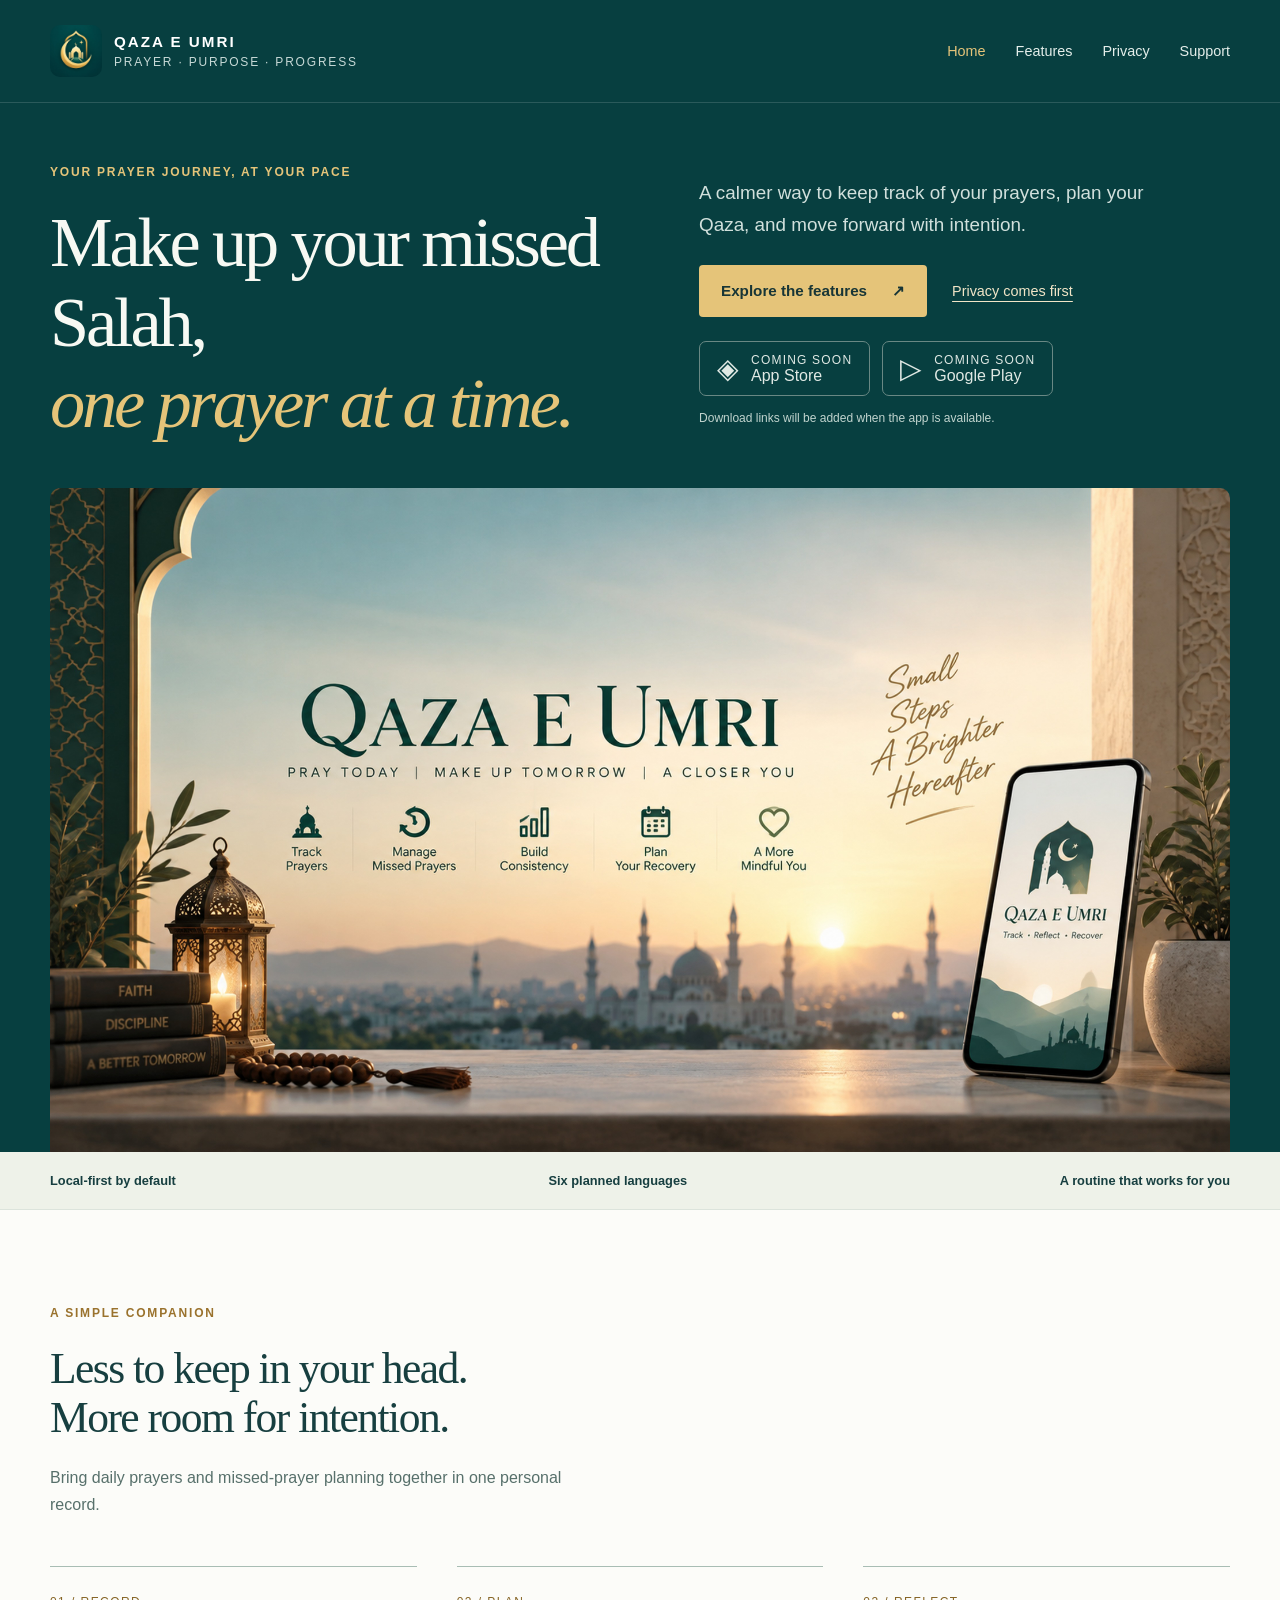
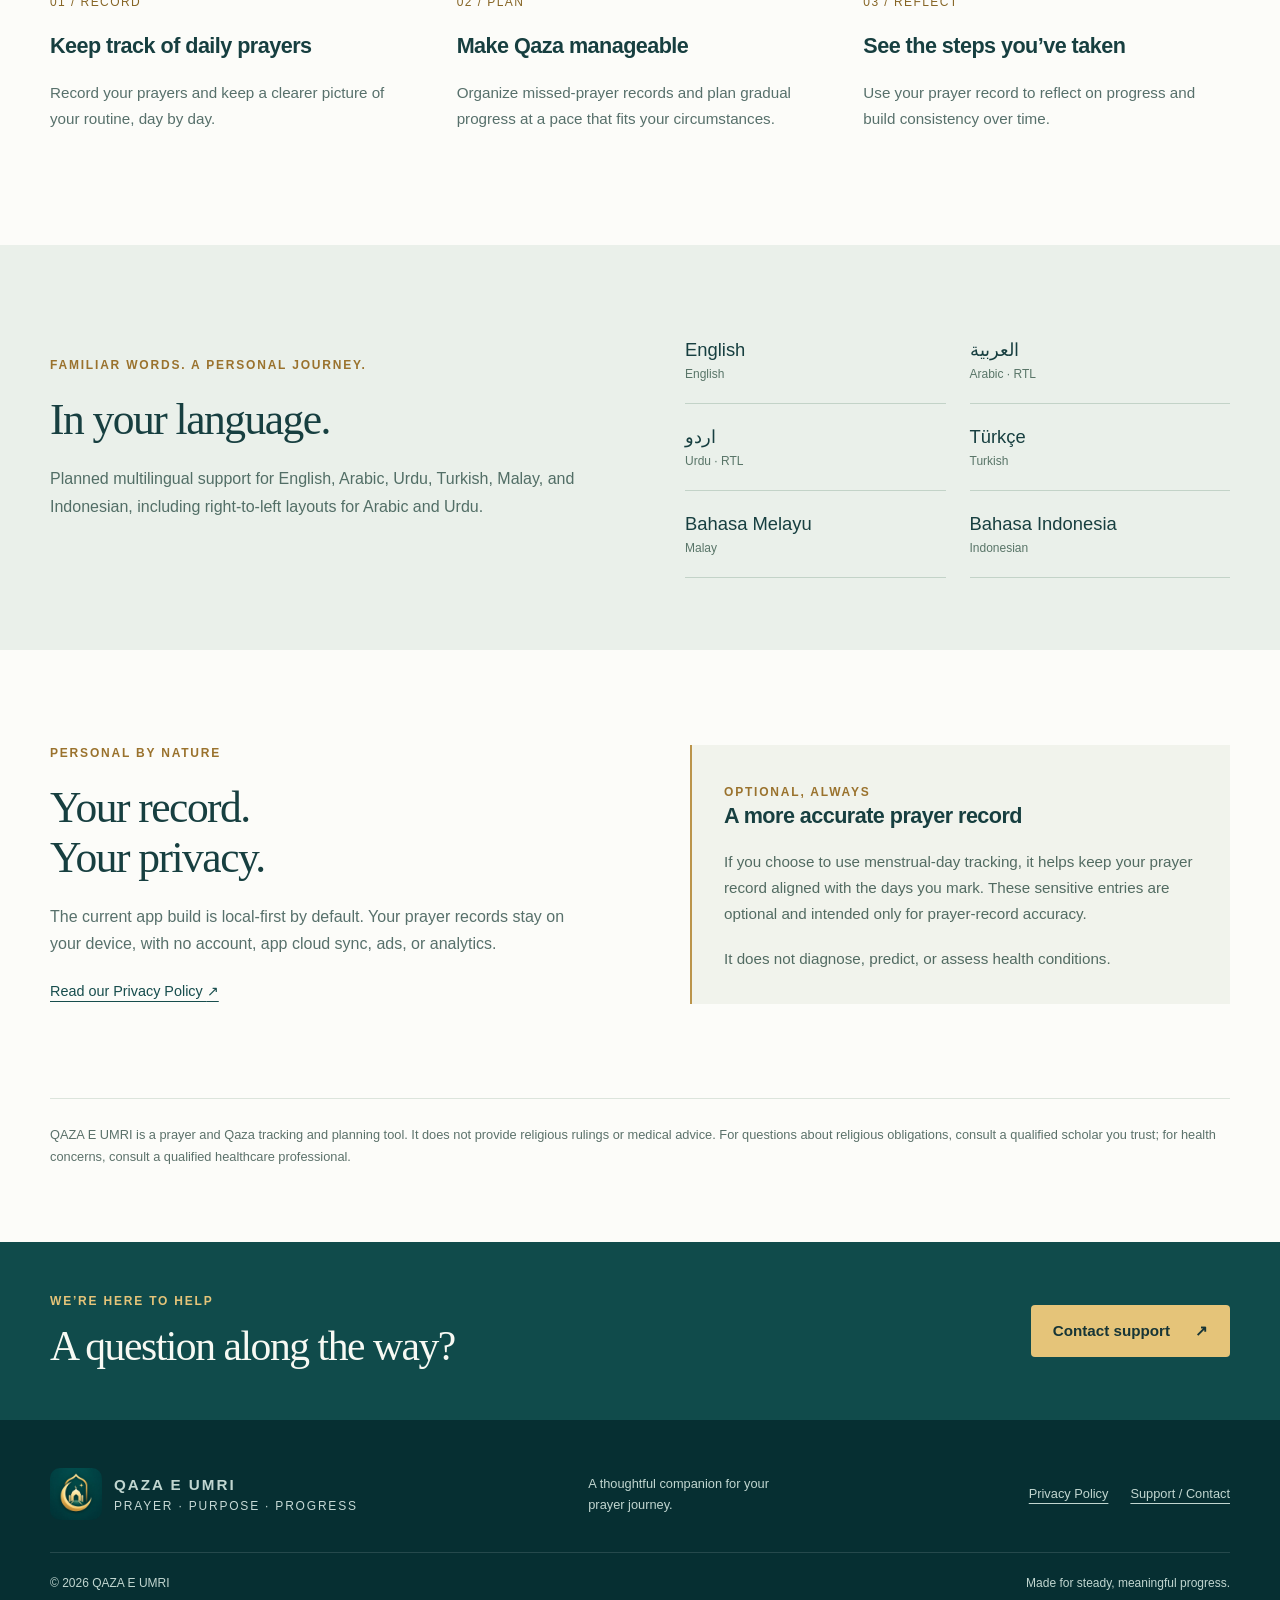
<file: index.html>
<!doctype html>
<html lang="en"><head><meta charset="utf-8"><meta name="viewport" content="width=device-width, initial-scale=1"><title>Make up your missed Salah, one prayer at a time | QAZA E UMRI</title><meta name="description" content="Make up your missed Salah, one prayer at a time with QAZA E UMRI—a privacy-first prayer and Qaza tracking companion."><meta name="theme-color" content="#073f40"><link rel="canonical" href="https://qazaeumri.app/"><meta property="og:type" content="website"><meta property="og:title" content="Make up your missed Salah, one prayer at a time | QAZA E UMRI"><meta property="og:description" content="Make up your missed Salah, one prayer at a time with QAZA E UMRI—a privacy-first prayer and Qaza tracking companion."><meta property="og:url" content="https://qazaeumri.app/"><link rel="icon" href="./assets/logo.jpg" type="image/jpeg"><link rel="stylesheet" href="./styles.css"></head>
<body><a class="skip" href="#main">Skip to content</a><header><div class="nav wrap"><a class="brand" href="./" aria-label="Qaza E Umri home"><img class="brand-logo" src="./assets/logo.jpg" alt="" width="512" height="512"><span>QAZA E UMRI<small>PRAYER · PURPOSE · PROGRESS</small></span></a><nav aria-label="Main navigation"><a href="./" aria-current="page">Home</a><a href="./#features">Features</a><a href="./privacy/" >Privacy</a><a href="./support/" >Support</a></nav></div></header><main id="main">
<section class="hero"><div class="wrap"><div class="hero-grid"><div class="hero-copy"><p class="eyebrow">YOUR PRAYER JOURNEY, AT YOUR PACE</p><h1>Make up your missed Salah,<br><em>one prayer at a time.</em></h1></div><div class="hero-aside"><p class="intro">A calmer way to keep track of your prayers, plan your Qaza, and move forward with intention.</p><div class="hero-actions"><a class="button gold" href="#features">Explore the features <span aria-hidden="true">↗</span></a><a class="text-link" href="privacy/">Privacy comes first</a></div><div class="stores" aria-label="App availability"><button disabled class="store"><span aria-hidden="true">◈</span><span><small>COMING SOON</small>App Store</span></button><button disabled class="store"><span aria-hidden="true">▷</span><span><small>COMING SOON</small>Google Play</span></button></div><p class="availability">Download links will be added when the app is available.</p></div></div><figure class="brand-artwork"><img src="./assets/google-play-header.jpg" width="4096" height="2304" fetchpriority="high" alt="Qaza E Umri — Pray today, make up tomorrow, a closer you. Small steps, a brighter hereafter. Track prayers, manage missed prayers, build consistency, plan your recovery, a more mindful you. Teal and gold promotional artwork with a mosque skyline at sunrise and a phone displaying the app branding."></figure></div></section>
<div class="values-strip"><div class="wrap"><span>Local-first by default</span><span>Six planned languages</span><span>A routine that works for you</span></div></div>
<section id="features" class="section wrap"><div class="section-heading"><p class="eyebrow">A SIMPLE COMPANION</p><h2>Less to keep in your head.<br>More room for intention.</h2><p>Bring daily prayers and missed-prayer planning together in one personal record.</p></div><div class="feature-grid"><article><span class="feature-number">01 / RECORD</span><h3>Keep track of daily prayers</h3><p>Record your prayers and keep a clearer picture of your routine, day by day.</p></article><article><span class="feature-number">02 / PLAN</span><h3>Make Qaza manageable</h3><p>Organize missed-prayer records and plan gradual progress at a pace that fits your circumstances.</p></article><article><span class="feature-number">03 / REFLECT</span><h3>See the steps you’ve taken</h3><p>Use your prayer record to reflect on progress and build consistency over time.</p></article></div></section>
<section class="language-section"><div class="wrap language-grid"><div><p class="eyebrow">FAMILIAR WORDS. A PERSONAL JOURNEY.</p><h2>In your language.</h2><p>Planned multilingual support for English, Arabic, Urdu, Turkish, Malay, and Indonesian, including right-to-left layouts for Arabic and Urdu.</p></div><ul class="languages" aria-label="Planned app languages"><li>English <small>English</small></li><li lang="ar" dir="rtl">العربية <small lang="en" dir="ltr">Arabic · RTL</small></li><li lang="ur" dir="rtl">اردو <small lang="en" dir="ltr">Urdu · RTL</small></li><li lang="tr">Türkçe <small lang="en">Turkish</small></li><li lang="ms">Bahasa Melayu <small lang="en">Malay</small></li><li lang="id">Bahasa Indonesia <small lang="en">Indonesian</small></li></ul></div></section>
<section class="section wrap privacy-grid"><div><p class="eyebrow">PERSONAL BY NATURE</p><h2>Your record.<br>Your privacy.</h2><p>The current app build is local-first by default. Your prayer records stay on your device, with no account, app cloud sync, ads, or analytics.</p><a class="text-link dark" href="privacy/">Read our Privacy Policy <span aria-hidden="true">↗</span></a></div><aside class="sensitive-note"><span class="eyebrow">OPTIONAL, ALWAYS</span><h3>A more accurate prayer record</h3><p>If you choose to use menstrual-day tracking, it helps keep your prayer record aligned with the days you mark. These sensitive entries are optional and intended only for prayer-record accuracy.</p><p>It does not diagnose, predict, or assess health conditions.</p></aside></section>
<section class="purpose wrap"><p>QAZA E UMRI is a prayer and Qaza tracking and planning tool. It does not provide religious rulings or medical advice. For questions about religious obligations, consult a qualified scholar you trust; for health concerns, consult a qualified healthcare professional.</p></section>
<section class="contact-band"><div class="wrap"><div><p class="eyebrow">WE’RE HERE TO HELP</p><h2>A question along the way?</h2></div><a class="button gold" href="support/">Contact support <span aria-hidden="true">↗</span></a></div></section></main><footer><div class="wrap footer-row"><a class="brand" href="./"><img class="brand-logo" src="./assets/logo.jpg" alt="" width="512" height="512"><span>QAZA E UMRI<small>PRAYER · PURPOSE · PROGRESS</small></span></a><p>A thoughtful companion for your prayer journey.</p><div><a href="./privacy/">Privacy Policy</a><a href="./support/">Support / Contact</a></div></div><div class="wrap footer-bottom"><span>© 2026 QAZA E UMRI</span><span>Made for steady, meaningful progress.</span></div></footer></body></html>
</file>
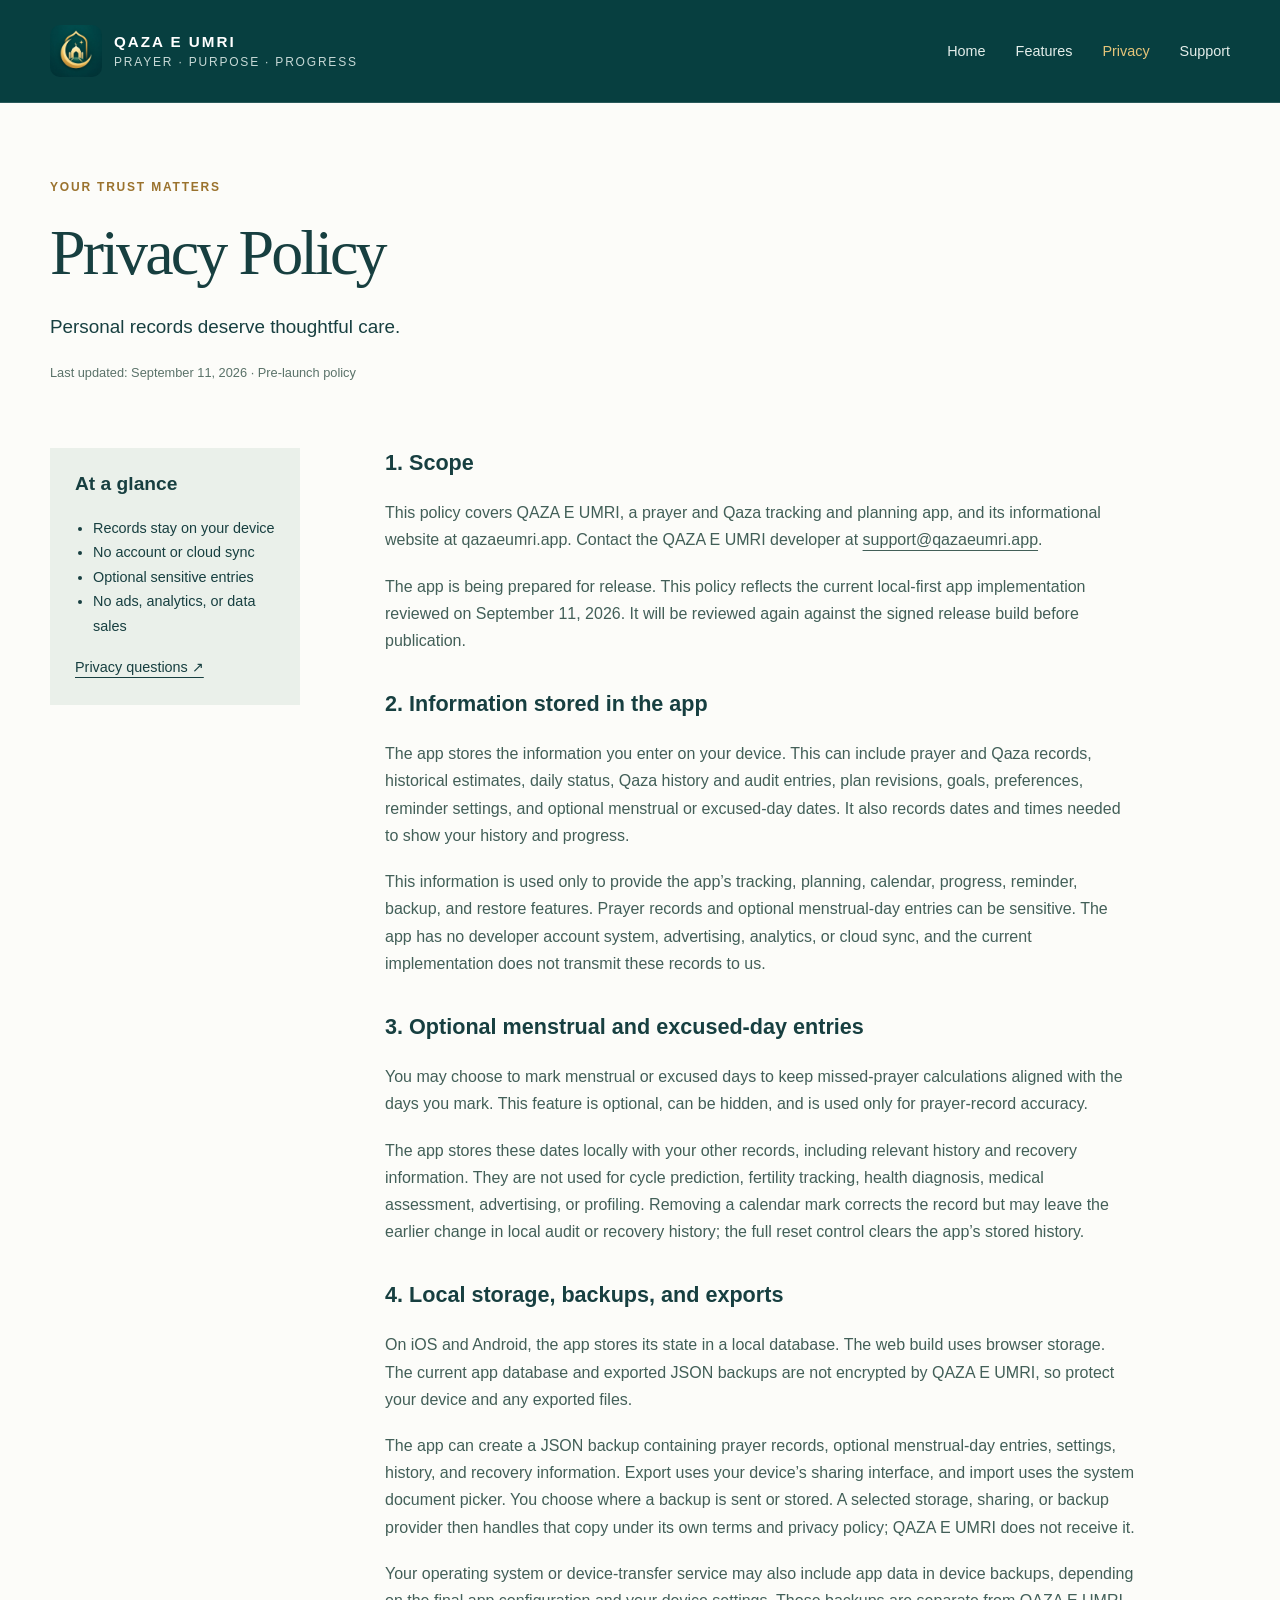
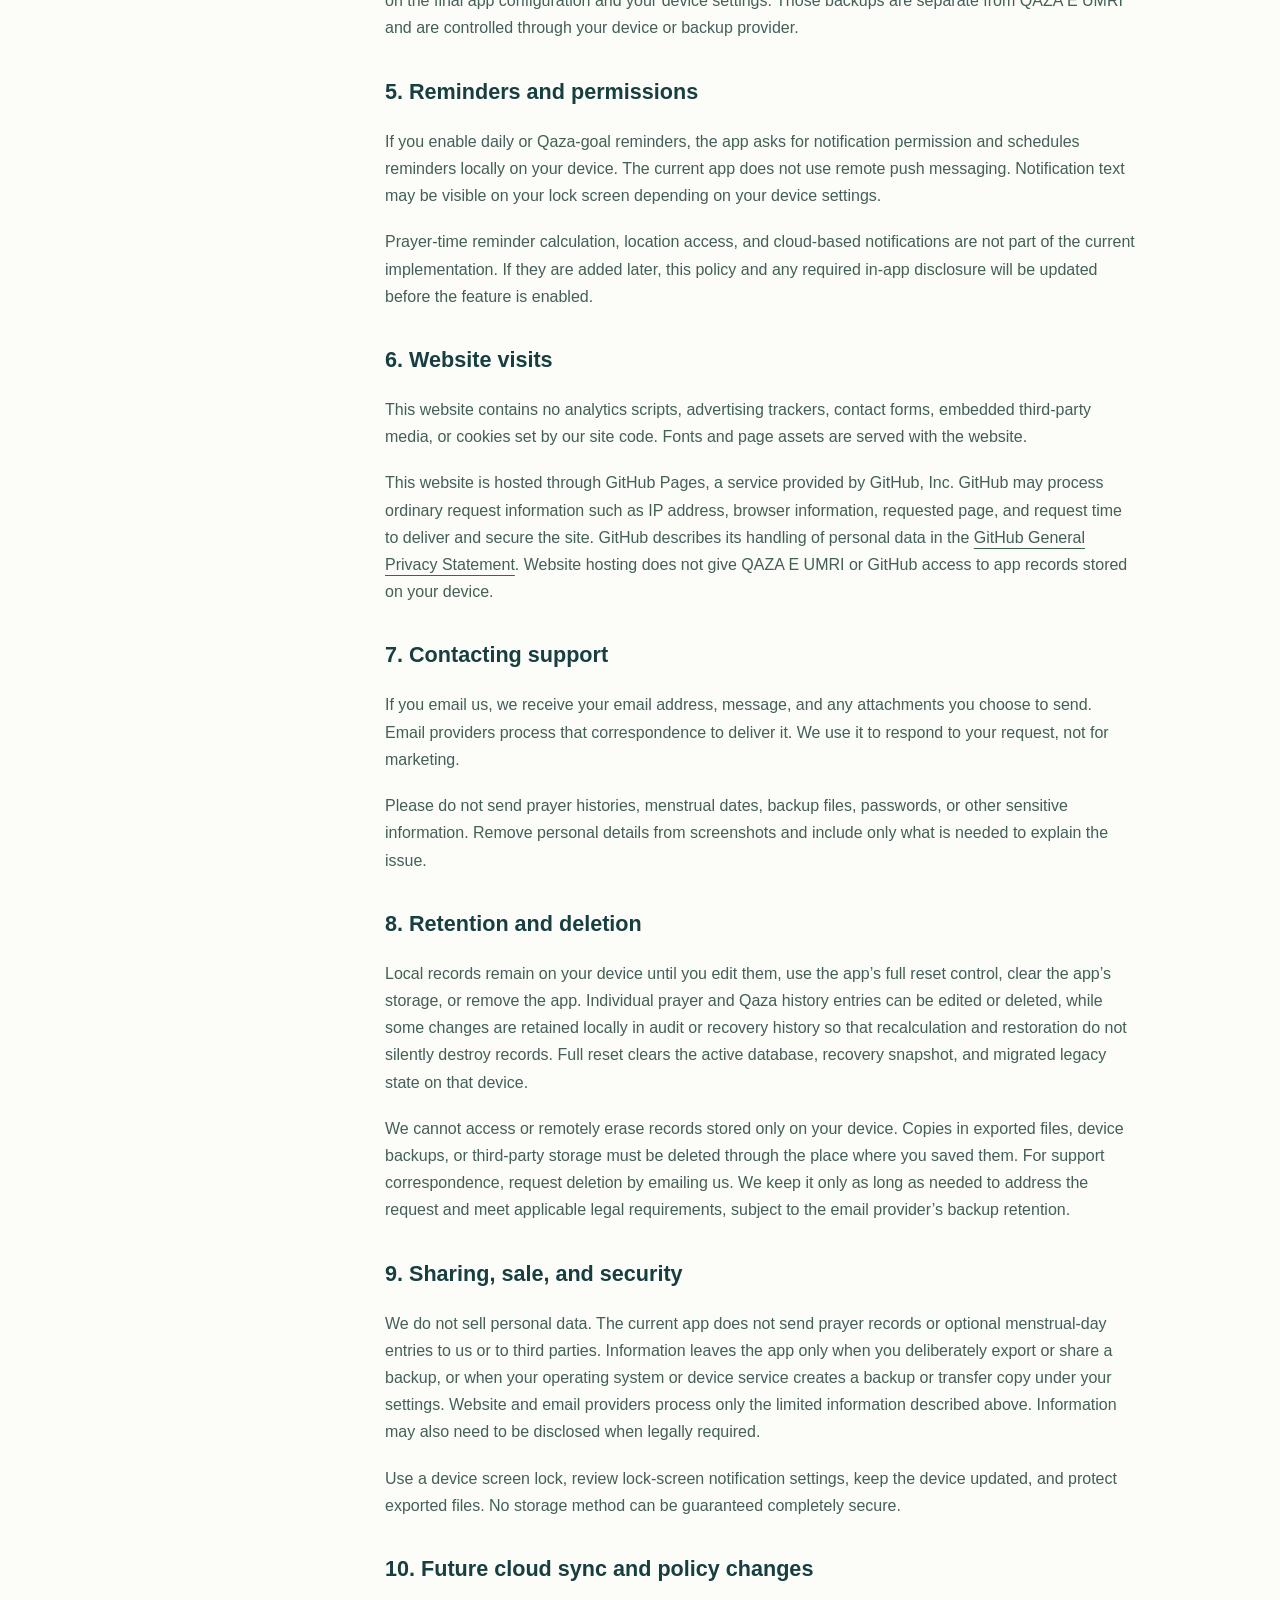
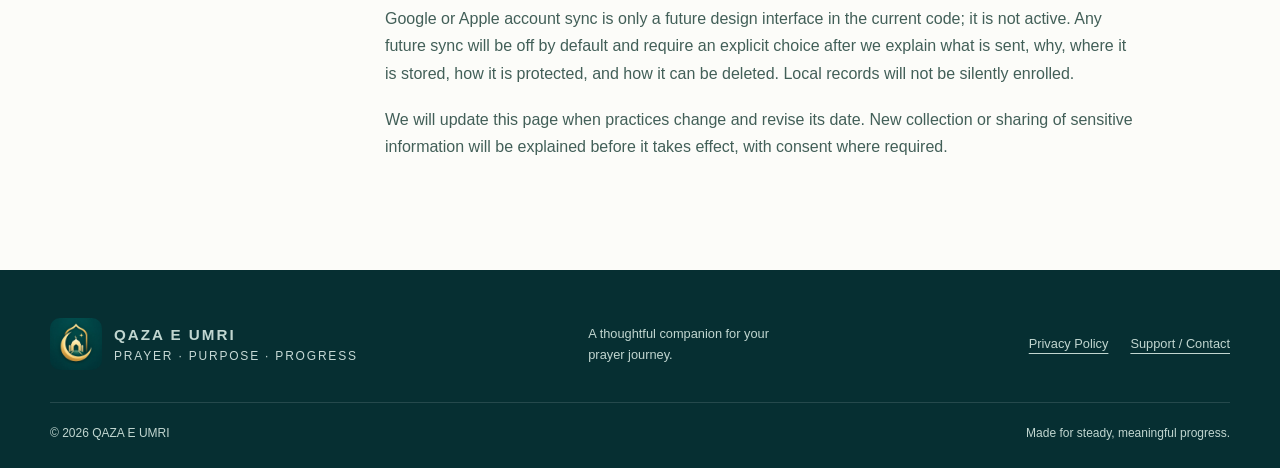
<file: privacy/index.html>
<!doctype html>
<html lang="en"><head><meta charset="utf-8"><meta name="viewport" content="width=device-width, initial-scale=1"><title>Privacy Policy | QAZA E UMRI</title><meta name="description" content="How QAZA E UMRI handles local prayer records, optional menstrual-day entries, reminders, backups, support messages, and website visits."><meta name="theme-color" content="#073f40"><link rel="canonical" href="https://qazaeumri.app/privacy/"><meta property="og:type" content="website"><meta property="og:title" content="Privacy Policy | QAZA E UMRI"><meta property="og:description" content="How QAZA E UMRI handles local prayer records, optional menstrual-day entries, reminders, backups, support messages, and website visits."><meta property="og:url" content="https://qazaeumri.app/privacy/"><link rel="icon" href="../assets/logo.jpg" type="image/jpeg"><link rel="stylesheet" href="../styles.css"></head>
<body><a class="skip" href="#main">Skip to content</a><header><div class="nav wrap"><a class="brand" href="../" aria-label="Qaza E Umri home"><img class="brand-logo" src="../assets/logo.jpg" alt="" width="512" height="512"><span>QAZA E UMRI<small>PRAYER · PURPOSE · PROGRESS</small></span></a><nav aria-label="Main navigation"><a href="../">Home</a><a href="../#features">Features</a><a href="../privacy/" aria-current="page">Privacy</a><a href="../support/">Support</a></nav></div></header><main id="main">
<section class="page-heading wrap"><p class="eyebrow">YOUR TRUST MATTERS</p><h1>Privacy Policy</h1><p class="intro">Personal records deserve thoughtful care.</p><p class="meta">Last updated: September 11, 2026 · Pre-launch policy</p></section>
<div class="wrap policy-layout"><aside class="policy-summary"><h2>At a glance</h2><ul><li>Records stay on your device</li><li>No account or cloud sync</li><li>Optional sensitive entries</li><li>No ads, analytics, or data sales</li></ul><a href="mailto:support@qazaeumri.app">Privacy questions ↗</a></aside><article class="prose">
<section><h2>1. Scope</h2><p>This policy covers QAZA E UMRI, a prayer and Qaza tracking and planning app, and its informational website at qazaeumri.app. Contact the QAZA E UMRI developer at <a href="mailto:support@qazaeumri.app">support@qazaeumri.app</a>.</p><p>The app is being prepared for release. This policy reflects the current local-first app implementation reviewed on September 11, 2026. It will be reviewed again against the signed release build before publication.</p></section>
<section><h2>2. Information stored in the app</h2><p>The app stores the information you enter on your device. This can include prayer and Qaza records, historical estimates, daily status, Qaza history and audit entries, plan revisions, goals, preferences, reminder settings, and optional menstrual or excused-day dates. It also records dates and times needed to show your history and progress.</p><p>This information is used only to provide the app’s tracking, planning, calendar, progress, reminder, backup, and restore features. Prayer records and optional menstrual-day entries can be sensitive. The app has no developer account system, advertising, analytics, or cloud sync, and the current implementation does not transmit these records to us.</p></section>
<section><h2>3. Optional menstrual and excused-day entries</h2><p>You may choose to mark menstrual or excused days to keep missed-prayer calculations aligned with the days you mark. This feature is optional, can be hidden, and is used only for prayer-record accuracy.</p><p>The app stores these dates locally with your other records, including relevant history and recovery information. They are not used for cycle prediction, fertility tracking, health diagnosis, medical assessment, advertising, or profiling. Removing a calendar mark corrects the record but may leave the earlier change in local audit or recovery history; the full reset control clears the app’s stored history.</p></section>
<section><h2>4. Local storage, backups, and exports</h2><p>On iOS and Android, the app stores its state in a local database. The web build uses browser storage. The current app database and exported JSON backups are not encrypted by QAZA E UMRI, so protect your device and any exported files.</p><p>The app can create a JSON backup containing prayer records, optional menstrual-day entries, settings, history, and recovery information. Export uses your device’s sharing interface, and import uses the system document picker. You choose where a backup is sent or stored. A selected storage, sharing, or backup provider then handles that copy under its own terms and privacy policy; QAZA E UMRI does not receive it.</p><p>Your operating system or device-transfer service may also include app data in device backups, depending on the final app configuration and your device settings. Those backups are separate from QAZA E UMRI and are controlled through your device or backup provider.</p></section>
<section><h2>5. Reminders and permissions</h2><p>If you enable daily or Qaza-goal reminders, the app asks for notification permission and schedules reminders locally on your device. The current app does not use remote push messaging. Notification text may be visible on your lock screen depending on your device settings.</p><p>Prayer-time reminder calculation, location access, and cloud-based notifications are not part of the current implementation. If they are added later, this policy and any required in-app disclosure will be updated before the feature is enabled.</p></section>
<section><h2>6. Website visits</h2><p>This website contains no analytics scripts, advertising trackers, contact forms, embedded third-party media, or cookies set by our site code. Fonts and page assets are served with the website.</p><p>This website is hosted through GitHub Pages, a service provided by GitHub, Inc. GitHub may process ordinary request information such as IP address, browser information, requested page, and request time to deliver and secure the site. GitHub describes its handling of personal data in the <a href="https://docs.github.com/en/site-policy/privacy-policies/github-general-privacy-statement">GitHub General Privacy Statement</a>. Website hosting does not give QAZA E UMRI or GitHub access to app records stored on your device.</p></section>
<section><h2>7. Contacting support</h2><p>If you email us, we receive your email address, message, and any attachments you choose to send. Email providers process that correspondence to deliver it. We use it to respond to your request, not for marketing.</p><p>Please do not send prayer histories, menstrual dates, backup files, passwords, or other sensitive information. Remove personal details from screenshots and include only what is needed to explain the issue.</p></section>
<section><h2>8. Retention and deletion</h2><p>Local records remain on your device until you edit them, use the app’s full reset control, clear the app’s storage, or remove the app. Individual prayer and Qaza history entries can be edited or deleted, while some changes are retained locally in audit or recovery history so that recalculation and restoration do not silently destroy records. Full reset clears the active database, recovery snapshot, and migrated legacy state on that device.</p><p>We cannot access or remotely erase records stored only on your device. Copies in exported files, device backups, or third-party storage must be deleted through the place where you saved them. For support correspondence, request deletion by emailing us. We keep it only as long as needed to address the request and meet applicable legal requirements, subject to the email provider’s backup retention.</p></section>
<section><h2>9. Sharing, sale, and security</h2><p>We do not sell personal data. The current app does not send prayer records or optional menstrual-day entries to us or to third parties. Information leaves the app only when you deliberately export or share a backup, or when your operating system or device service creates a backup or transfer copy under your settings. Website and email providers process only the limited information described above. Information may also need to be disclosed when legally required.</p><p>Use a device screen lock, review lock-screen notification settings, keep the device updated, and protect exported files. No storage method can be guaranteed completely secure.</p></section>
<section><h2>10. Future cloud sync and policy changes</h2><p>Google or Apple account sync is only a future design interface in the current code; it is not active. Any future sync will be off by default and require an explicit choice after we explain what is sent, why, where it is stored, how it is protected, and how it can be deleted. Local records will not be silently enrolled.</p><p>We will update this page when practices change and revise its date. New collection or sharing of sensitive information will be explained before it takes effect, with consent where required.</p></section>
</article></div></main><footer><div class="wrap footer-row"><a class="brand" href="../"><img class="brand-logo" src="../assets/logo.jpg" alt="" width="512" height="512"><span>QAZA E UMRI<small>PRAYER · PURPOSE · PROGRESS</small></span></a><p>A thoughtful companion for your prayer journey.</p><div><a href="../privacy/">Privacy Policy</a><a href="../support/">Support / Contact</a></div></div><div class="wrap footer-bottom"><span>© 2026 QAZA E UMRI</span><span>Made for steady, meaningful progress.</span></div></footer></body></html>
</file>
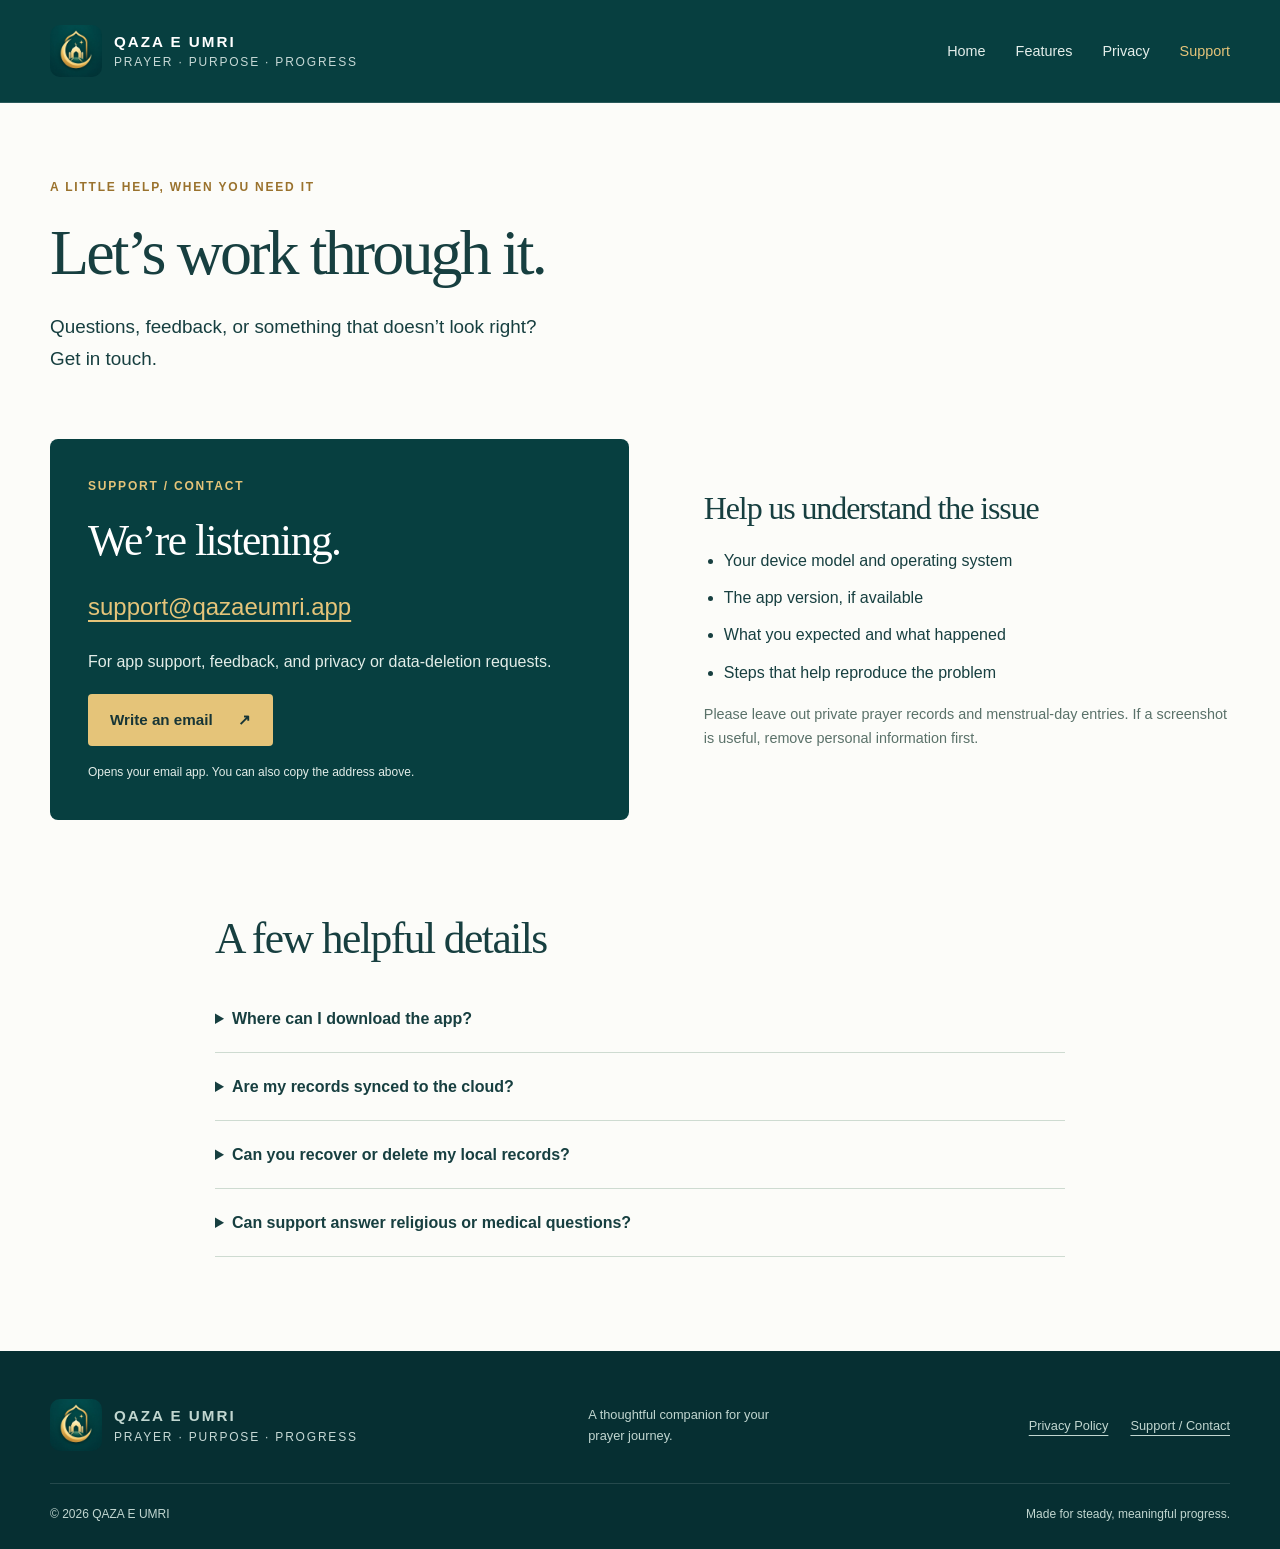
<file: support/index.html>
<!doctype html>
<html lang="en"><head><meta charset="utf-8"><meta name="viewport" content="width=device-width, initial-scale=1"><title>Support & Contact | QAZA E UMRI</title><meta name="description" content="Contact QAZA E UMRI at support@qazaeumri.app for app questions, feedback, or privacy requests."><meta name="theme-color" content="#073f40"><link rel="canonical" href="https://qazaeumri.app/support/"><meta property="og:type" content="website"><meta property="og:title" content="Support & Contact | QAZA E UMRI"><meta property="og:description" content="Contact QAZA E UMRI at support@qazaeumri.app for app questions, feedback, or privacy requests."><meta property="og:url" content="https://qazaeumri.app/support/"><link rel="icon" href="../assets/logo.jpg" type="image/jpeg"><link rel="stylesheet" href="../styles.css"></head>
<body><a class="skip" href="#main">Skip to content</a><header><div class="nav wrap"><a class="brand" href="../" aria-label="Qaza E Umri home"><img class="brand-logo" src="../assets/logo.jpg" alt="" width="512" height="512"><span>QAZA E UMRI<small>PRAYER · PURPOSE · PROGRESS</small></span></a><nav aria-label="Main navigation"><a href="../">Home</a><a href="../#features">Features</a><a href="../privacy/">Privacy</a><a href="../support/" aria-current="page">Support</a></nav></div></header><main id="main">
<section class="page-heading wrap"><p class="eyebrow">A LITTLE HELP, WHEN YOU NEED IT</p><h1>Let’s work through it.</h1><p class="intro">Questions, feedback, or something that doesn’t look right? Get in touch.</p></section>
<section class="wrap support-grid"><div class="email-card"><p class="eyebrow">SUPPORT / CONTACT</p><h2>We’re listening.</h2><a class="email" href="mailto:support@qazaeumri.app">support@qazaeumri.app</a><p>For app support, feedback, and privacy or data-deletion requests.</p><a class="button gold" href="mailto:support@qazaeumri.app?subject=QAZA%20E%20UMRI%20support">Write an email <span aria-hidden="true">↗</span></a><small>Opens your email app. You can also copy the address above.</small></div><div class="support-guidance"><h2>Help us understand the issue</h2><ul><li>Your device model and operating system</li><li>The app version, if available</li><li>What you expected and what happened</li><li>Steps that help reproduce the problem</li></ul><p>Please leave out private prayer records and menstrual-day entries. If a screenshot is useful, remove personal information first.</p></div></section>
<section class="wrap section faq"><h2>A few helpful details</h2><details><summary>Where can I download the app?</summary><p>The app is coming soon. The Home page will link to the App Store and Google Play when downloads are available.</p></details><details><summary>Are my records synced to the cloud?</summary><p>No. The current app stores records locally and has no account or cloud sync. JSON export lets you deliberately save a backup through your device. Device backups are separate; see the <a href="../privacy/">Privacy Policy</a>.</p></details><details><summary>Can you recover or delete my local records?</summary><p>We cannot access or recover records stored only on your device. You can edit individual entries or use full reset to clear the app’s local records and recovery history. Delete exported or device-backup copies separately where they are stored.</p></details><details><summary>Can support answer religious or medical questions?</summary><p>We help with the app. QAZA E UMRI does not provide religious rulings or medical advice. Ask a qualified scholar about religious obligations and a qualified healthcare professional about health concerns.</p></details></section>
</main><footer><div class="wrap footer-row"><a class="brand" href="../"><img class="brand-logo" src="../assets/logo.jpg" alt="" width="512" height="512"><span>QAZA E UMRI<small>PRAYER · PURPOSE · PROGRESS</small></span></a><p>A thoughtful companion for your prayer journey.</p><div><a href="../privacy/">Privacy Policy</a><a href="../support/">Support / Contact</a></div></div><div class="wrap footer-bottom"><span>© 2026 QAZA E UMRI</span><span>Made for steady, meaningful progress.</span></div></footer></body></html>
</file>
<file: styles.css>
*{box-sizing:border-box}html{scroll-behavior:smooth;scroll-padding-top:2rem}body{margin:0;background:#fcfcf9;color:#173f40;font-family:Arial,Helvetica,sans-serif;font-size:16px;line-height:1.7}a{color:inherit;text-underline-offset:5px}button,a,summary{-webkit-tap-highlight-color:transparent}a:focus-visible,button:focus-visible,summary:focus-visible{outline:3px solid #b07817;outline-offset:5px}p{margin:0 0 1.2rem}h1,h2,h3{line-height:1.14;margin:0 0 1.3rem;font-weight:400}h1,h2{font-family:Georgia,'Times New Roman',serif}h1{font-size:clamp(3.1rem,5.5vw,5.65rem);letter-spacing:-.045em}h2{font-size:clamp(2.1rem,3.4vw,3.3rem);letter-spacing:-.035em}h3{font-size:1.35rem;font-weight:600;letter-spacing:-.025em}.wrap{width:min(1180px,calc(100% - 80px));margin:auto}.skip{position:absolute;top:-100px;left:12px;padding:12px;background:white;z-index:10}.skip:focus{top:10px}header{background:#073f40;color:#fff;border-bottom:1px solid #ffffff24}.nav{display:flex;align-items:center;justify-content:space-between;gap:30px;padding:25px 0}.brand{display:flex;align-items:center;gap:12px;text-decoration:none;letter-spacing:.13em;font-size:.95rem;font-weight:600;line-height:1.5}.brand small{display:block;font-size:.75rem;letter-spacing:.15em;font-weight:400;color:#c7d9d6}.brand-mark{font-family:Georgia,serif;color:#e5c479;border:1px solid #b59455;border-radius:50%;width:45px;height:45px;display:grid;place-items:center;font-size:2rem;font-weight:400;padding-left:2px;flex-shrink:0}nav{display:flex;gap:30px;font-size:.9rem}nav a{text-decoration:none;color:#e4eeea}nav a:hover,nav a[aria-current]{color:#e5c479}.hero{background:#073f40;color:#f7f9f3;padding:76px 0 72px}.hero-grid{display:grid;grid-template-columns:1.15fr 1fr;align-items:center;gap:85px}.eyebrow{font-size:.75rem;font-weight:600;letter-spacing:.15em;line-height:1.6;color:#9a722d;margin-bottom:20px}.hero .eyebrow,.contact-band .eyebrow,.email-card .eyebrow{color:#e5c479}.hero h1{margin-bottom:28px}.hero h1 em{font-weight:400;color:#e5c479}.intro{font-size:1.18rem;line-height:1.7;max-width:520px}.hero .intro{color:#d1e0dc;max-width:470px}.hero-actions{display:flex;gap:25px;align-items:center;flex-wrap:wrap;margin:32px 0}.button{display:inline-flex;align-items:center;justify-content:center;gap:25px;padding:13px 22px;border-radius:4px;text-decoration:none;font-size:.95rem;font-weight:600;min-height:50px}.gold{background:#e5c479;color:#173536}.gold:hover{background:#f1d492}.text-link{font-size:.9rem;color:#f1e5c7}.text-link.dark{color:#174d4d}.stores{display:flex;gap:12px;margin-top:40px}.store{display:flex;align-items:center;gap:12px;text-align:left;background:transparent;border:1px solid #698884;color:#e0e9e4;border-radius:7px;padding:10px 17px;font-family:inherit;font-size:1rem;cursor:default;opacity:1}.store>span:first-child{font-size:1.75rem}.store small{font-size:.75rem;display:block;letter-spacing:.1em}.availability{font-size:.75rem;color:#c1d4ce;margin:12px 0 0}.preview-panel{border:1px solid #72958a;border-radius:12px;background:#f8faf5;color:#173f40;transform:rotate(1deg);box-shadow:0 28px 65px #001e2340;overflow:hidden}.preview-top{background:#e9efe5;padding:16px 26px;display:flex;justify-content:space-between;font-size:.75rem;letter-spacing:.15em;color:#32605a;border-bottom:1px solid #cfdace}.preview-top span:last-child{color:#947028}.preview-content{padding:30px}.preview-content .eyebrow{font-size:.75rem;margin-bottom:12px}.preview-content h2{font-size:2.6rem}.sample-progress{margin:24px 0 12px}.sample-progress>div:first-child{display:flex;justify-content:space-between;font-size:.8rem}.progress-track{height:5px;background:#dbe4dc;margin-top:10px;border-radius:10px}.progress-track span{display:block;width:60%;height:100%;background:#a17e3a;border-radius:10px}.prayer-list>div{display:flex;justify-content:space-between;padding:9px 0;border-bottom:1px solid #dfe6dd;font-size:.9rem}.prayer-list>div>span:last-child{font-size:.75rem;color:#667970}.prayer-list .recorded{color:#236859!important}.plan-note{display:flex;gap:14px;margin-top:22px;font-size:.75rem;align-items:center}.plan-note>span{font-size:2rem;color:#9a722d}.plan-note strong{font-size:.85rem}.plan-note p{margin:2px 0 0;color:#526b62;line-height:1.5}.sample-label{font-size:.75rem;text-align:center;color:#62766c;padding:0 20px 15px;margin:0}.values-strip{border-bottom:1px solid #dce4dc;background:#eef2e9}.values-strip>.wrap{display:flex;justify-content:space-between;padding:18px 0;gap:20px;font-size:.8rem;font-weight:600}.section{padding-top:94px;padding-bottom:94px}.section-heading{max-width:730px}.section-heading>p:last-child{color:#57706b;max-width:550px}.feature-grid{display:grid;grid-template-columns:repeat(3,1fr);gap:40px;margin-top:48px}.feature-grid article{border-top:1px solid #a8bdb4;padding-top:25px}.feature-number{font-size:.75rem;color:#866526;letter-spacing:.12em;display:block;margin-bottom:22px}.feature-grid p{color:#57706b;font-size:.95rem}.language-section{background:#eaf0ea;padding:72px 0}.language-grid{display:grid;grid-template-columns:1fr 1fr;gap:90px;align-items:center}.language-grid p:not(.eyebrow){color:#526e66}.languages{list-style:none;padding:0;margin:0;display:grid;grid-template-columns:1fr 1fr;gap:0 24px}.languages li{border-bottom:1px solid #c3d3c8;padding:18px 0;font-size:1.15rem;line-height:1.65}.languages small{display:block;color:#597568;font-size:.75rem}.privacy-grid{display:grid;grid-template-columns:1fr 1fr;gap:100px;align-items:center}.privacy-grid>div>p:not(.eyebrow){color:#57706b}.sensitive-note{border-left:2px solid #bb944b;background:#f1f3ec;padding:32px}.sensitive-note p{font-size:.95rem;color:#526b62}.sensitive-note p:last-child{margin-bottom:0}.purpose{border-top:1px solid #dce4dc;padding-top:25px;padding-bottom:55px;font-size:.8rem;color:#5b716a;max-width:1180px}.contact-band{background:#104b4b;color:#f7f9f3;padding:50px 0}.contact-band>.wrap{display:flex;justify-content:space-between;align-items:center;gap:30px}.contact-band h2{font-size:2.6rem;margin:0}.contact-band .eyebrow{margin-bottom:12px}footer{background:#062f32;color:#c1d6d0;padding:48px 0 24px}.footer-row{display:flex;gap:30px;align-items:center;justify-content:space-between}.footer-row p{font-size:.8rem;margin:0;max-width:210px}.footer-row>div{display:flex;gap:22px;font-size:.8rem}.footer-bottom{display:flex;justify-content:space-between;gap:20px;border-top:1px solid #ffffff20;margin-top:32px;padding-top:20px;font-size:.75rem}.page-heading{padding-top:75px;padding-bottom:45px}.page-heading h1{font-size:clamp(3rem,5vw,4.8rem)}.meta{font-size:.8rem;color:#5a7269}.policy-layout{display:grid;grid-template-columns:250px 1fr;gap:85px;padding-bottom:75px}.policy-summary{align-self:start;background:#eaf0ea;padding:25px}.policy-summary h2{font-family:inherit;font-weight:600;font-size:1.2rem;letter-spacing:0}.policy-summary ul{padding-left:18px;font-size:.9rem}.policy-summary a{font-size:.9rem}.prose{max-width:750px}.prose section{margin-bottom:35px}.prose h2{font-family:inherit;font-size:1.35rem;line-height:1.4;letter-spacing:0;font-weight:600}.prose p{color:#425f58}.support-grid{display:grid;grid-template-columns:1.1fr 1fr;gap:75px;align-items:center}.email-card{background:#073f40;color:#e2ede8;padding:38px;border-radius:8px}.email-card h2{color:#fff}.email{font-size:clamp(1rem,2vw,1.5rem);color:#e5c479;overflow-wrap:anywhere}.email-card p:not(.eyebrow){margin-top:20px}.email-card small{display:block;font-size:.75rem;margin-top:16px}.support-guidance h2{font-size:2rem}.support-guidance li{margin-bottom:10px}.support-guidance ul{padding-left:20px}.support-guidance p{color:#5a7169;font-size:.9rem}.faq{max-width:850px}details{border-bottom:1px solid #cedbd1;padding:20px 0}summary{cursor:pointer;font-weight:600;font-size:1rem}details p{padding-top:15px;margin-bottom:0;color:#526b62}details[open] summary{color:#836024}@media(max-width:950px){.wrap{width:calc(100% - 48px)}.hero-grid{gap:40px}.hero{padding:55px 0}.hero-actions{gap:18px}.preview-content{padding:23px}.privacy-grid,.language-grid{gap:40px}.policy-layout{gap:35px;grid-template-columns:210px 1fr}.footer-row{flex-wrap:wrap}.footer-row p{display:none}.support-grid{gap:35px}}@media(max-width:700px){.wrap{width:calc(100% - 36px)}.nav{align-items:flex-start;gap:18px;flex-direction:column;padding:18px 0}nav{width:100%;justify-content:space-between;gap:10px;font-size:.85rem}.brand{font-size:.85rem}.hero-grid,.language-grid,.privacy-grid,.support-grid,.policy-layout{grid-template-columns:1fr}.hero-grid{gap:45px}.hero{padding:46px 0}.hero h1{font-size:3.5rem}.hero .intro{font-size:1.05rem}.preview-panel{transform:none;max-width:450px;width:100%;margin:auto}.stores{margin-top:28px;flex-wrap:wrap}.store{padding:9px 15px}.values-strip>.wrap{justify-content:center;flex-wrap:wrap;gap:6px 20px;font-size:.75rem}.section{padding-top:60px;padding-bottom:60px}.feature-grid{grid-template-columns:1fr;gap:22px;margin-top:30px}.feature-grid article{padding-top:18px}.feature-number{margin-bottom:12px}.feature-grid h3{margin-bottom:12px}.language-section{padding:50px 0}.language-grid{gap:20px}.privacy-grid{gap:28px}.sensitive-note{padding:25px}.purpose{padding-bottom:35px}.contact-band>.wrap{align-items:flex-start;flex-direction:column}.contact-band h2{font-size:2.3rem}.footer-row{gap:24px}.footer-row>div{flex-wrap:wrap}.footer-bottom{flex-direction:column;gap:4px}.page-heading{padding-top:45px;padding-bottom:25px}.policy-layout{gap:30px}.email-card{padding:27px}.email{font-size:1.2rem}.policy-summary{width:100%}}@media(prefers-reduced-motion:reduce){html{scroll-behavior:auto}}
.preview-content .eyebrow{color:#876427}

/* Original Google Play branding */
.brand-logo{display:block;width:52px;height:52px;object-fit:contain;border-radius:10px;flex-shrink:0}.hero{padding:60px 0 0}.hero-grid{grid-template-columns:1.1fr 1fr;gap:65px}.hero-copy h1{margin-bottom:0}.hero-aside .stores{margin-top:22px}.hero-aside .hero-actions{margin:24px 0}.brand-artwork{margin:45px 0 0}.brand-artwork img{display:block;width:100%;height:auto;border-radius:10px 10px 0 0}.hero .intro{margin-bottom:0}.hero .availability{margin-bottom:0}@media(max-width:700px){.brand-logo{width:45px;height:45px}.hero{padding-top:35px}.hero-grid{grid-template-columns:1fr;gap:24px}.hero-copy h1{font-size:clamp(2.7rem,10.5vw,3.5rem)}.brand-artwork{margin-top:32px;margin-left:-18px;margin-right:-18px}.brand-artwork img{border-radius:0}.hero-aside .stores{gap:10px}.hero-aside .store{padding:9px 12px}.hero-aside .store small{font-size:.7rem}}
</file>
